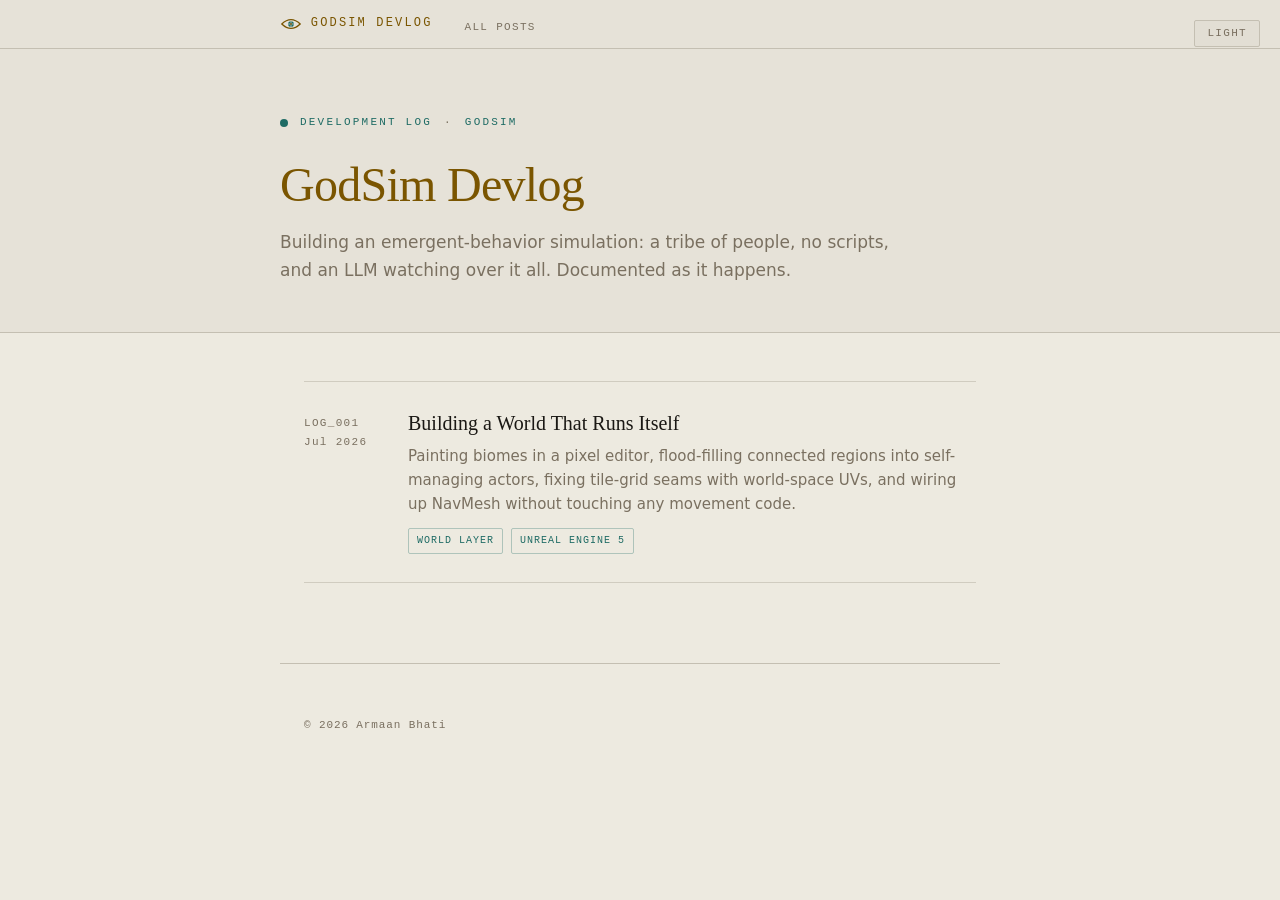
<file: index.html>
<!DOCTYPE html>
<html lang="en" data-theme="">
<head>
<meta charset="UTF-8">
<meta name="viewport" content="width=device-width, initial-scale=1.0">
<title>GodSim Devlog</title>
<link rel="stylesheet" href="style.css">
<link rel="icon" type="image/svg+xml" href="assets/images/logo-icon.svg">
<style>
body { animation: fadein 0.4s ease both; }
@keyframes fadein {
  from { opacity: 0; transform: translateY(5px); }
  to   { opacity: 1; transform: translateY(0); }
}
@media (prefers-reduced-motion: reduce) { body { animation: none; } }
</style>
</head>
<body>

<button class="theme-toggle" onclick="(function(){const r=document.documentElement;const t=r.getAttribute('data-theme');r.setAttribute('data-theme',t==='dark'?'light':t==='light'?'dark':window.matchMedia('(prefers-color-scheme:dark)').matches?'light':'dark');this.textContent=r.getAttribute('data-theme')==='dark'?'Light':'Dark'}).call(this)" aria-label="Toggle theme">Light</button>

<nav class="site-nav">
  <div class="site-nav-inner">
    <a href="index.html" class="site-nav-logo">
      <svg width="22" height="22" viewBox="0 0 100 100" aria-hidden="true">
        <path d="M8,50 Q50,10 92,50 Q50,90 8,50 Z" fill="none" stroke="var(--gold)" stroke-width="6" stroke-linejoin="round"/>
        <circle cx="50" cy="50" r="13" fill="var(--teal)"/>
        <line x1="50" y1="37" x2="50" y2="63" stroke="var(--bg-header)" stroke-width="3"/>
        <line x1="37" y1="50" x2="63" y2="50" stroke="var(--bg-header)" stroke-width="3"/>
        <circle cx="50" cy="50" r="4" fill="var(--gold)"/>
      </svg>
      GodSim Devlog
    </a>
    <ul class="site-nav-links">
      <li><a href="index.html">All Posts</a></li>
    </ul>
  </div>
</nav>

<header class="index-header">
  <div class="index-header-inner">
    <div class="log-eyebrow">
      Development Log <span>·</span> GodSim
    </div>
    <h1 class="index-title">GodSim Devlog</h1>
    <p class="index-description">Building an emergent-behavior simulation: a tribe of people, no scripts, and an LLM watching over it all. Documented as it happens.</p>
  </div>
</header>

<main class="index-body">
  <nav class="post-list" aria-label="Post listing">

    <a href="posts/devlog-01.html" class="post-list-item">
      <div class="post-list-num">LOG_001<br>Jul 2026</div>
      <div>
        <div class="post-list-title">Building a World That Runs Itself</div>
        <p class="post-list-summary">Painting biomes in a pixel editor, flood-filling connected regions into self-managing actors, fixing tile-grid seams with world-space UVs, and wiring up NavMesh without touching any movement code.</p>
        <div class="post-list-tags">
          <span class="post-tag">World Layer</span>
          <span class="post-tag">Unreal Engine 5</span>
        </div>
      </div>
    </a>

  </nav>
</main>

<footer class="post-footer">
  <p class="footer-copyright">&copy; 2026 Armaan Bhati</p>
</footer>

</body>
</html>
</file>
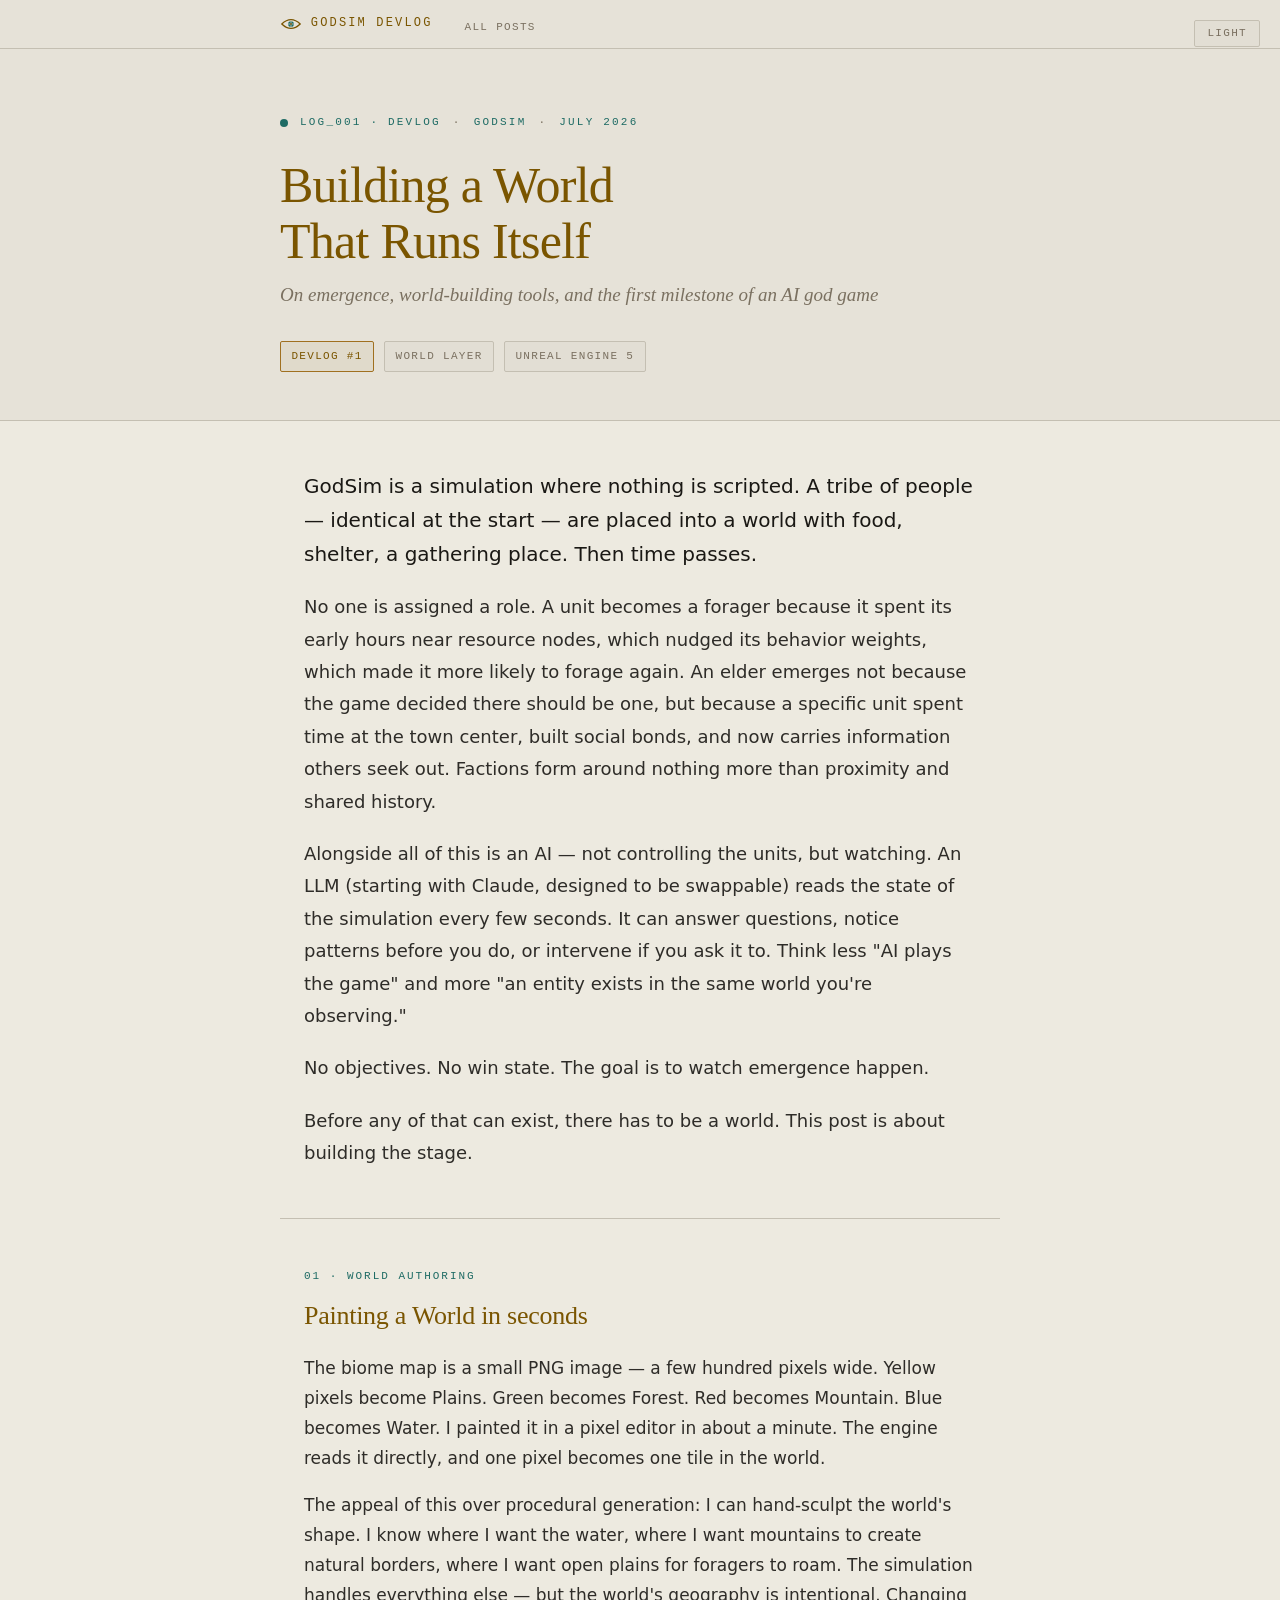
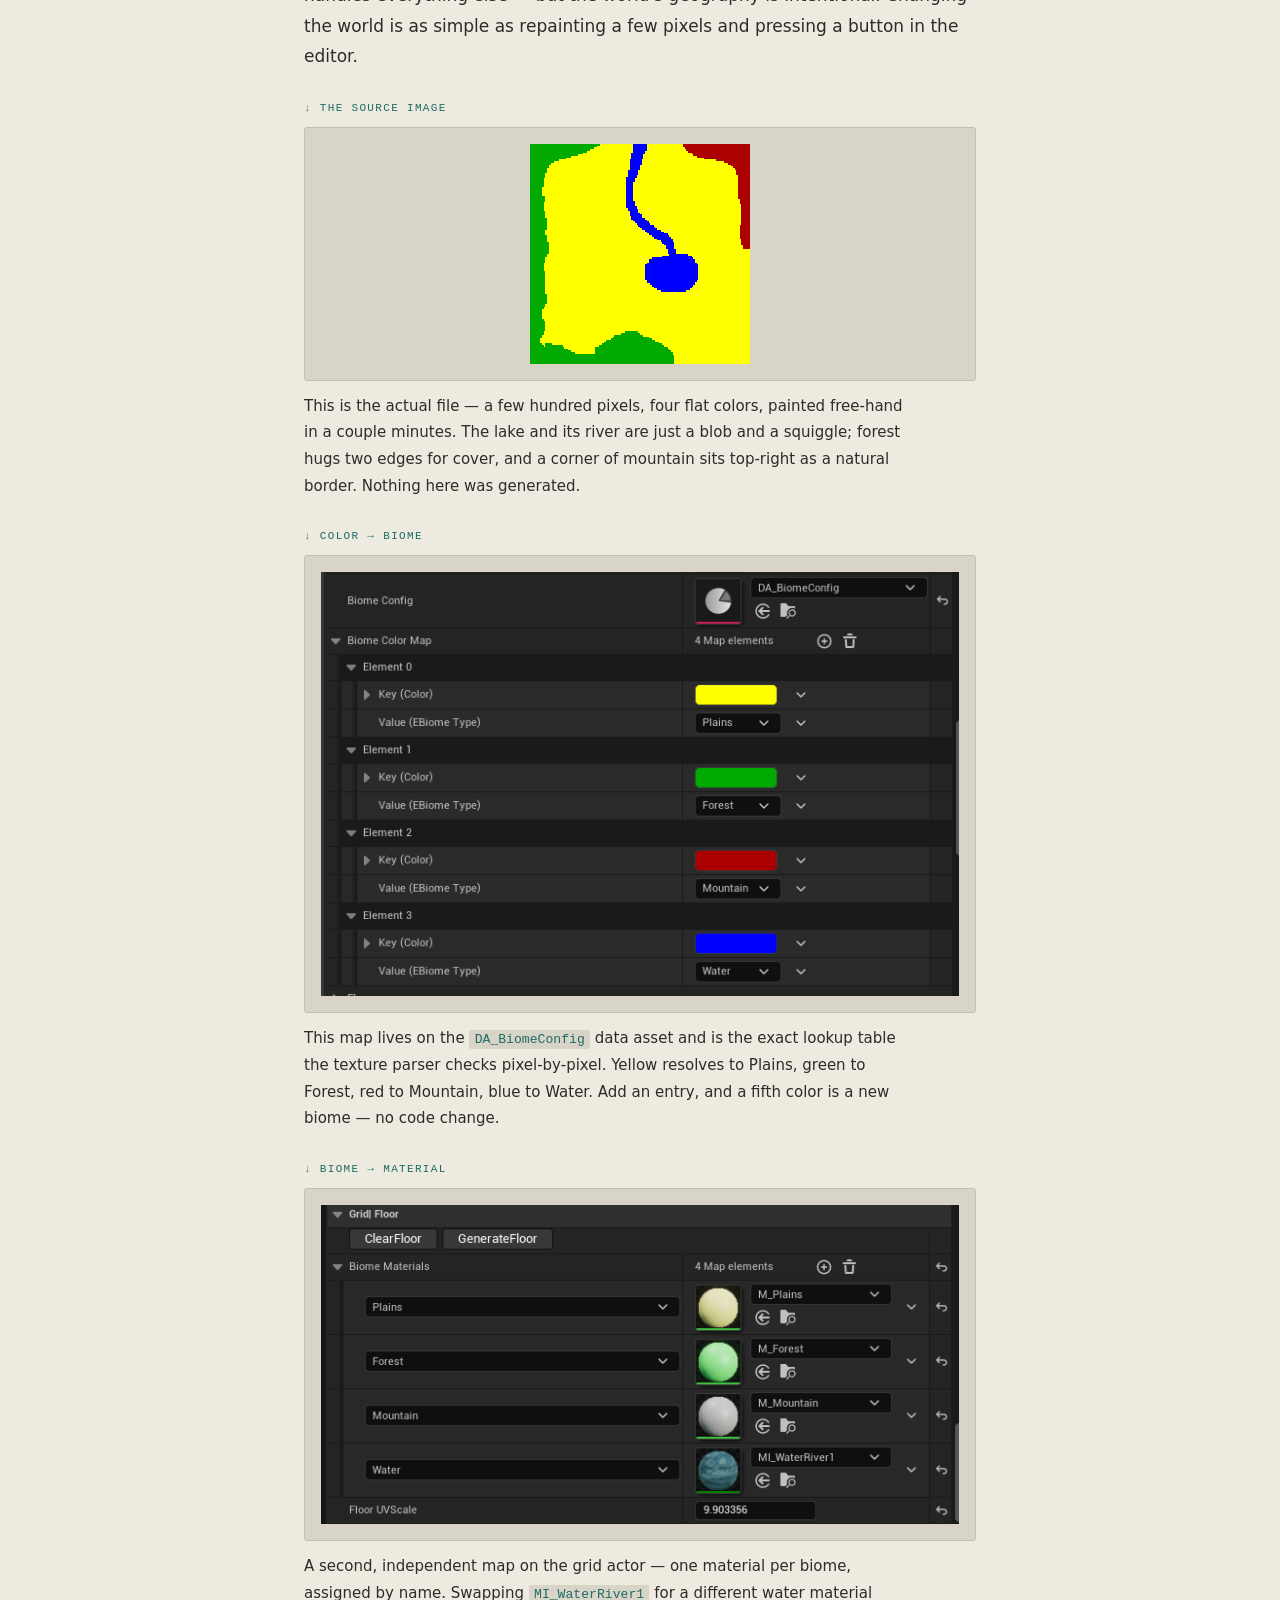
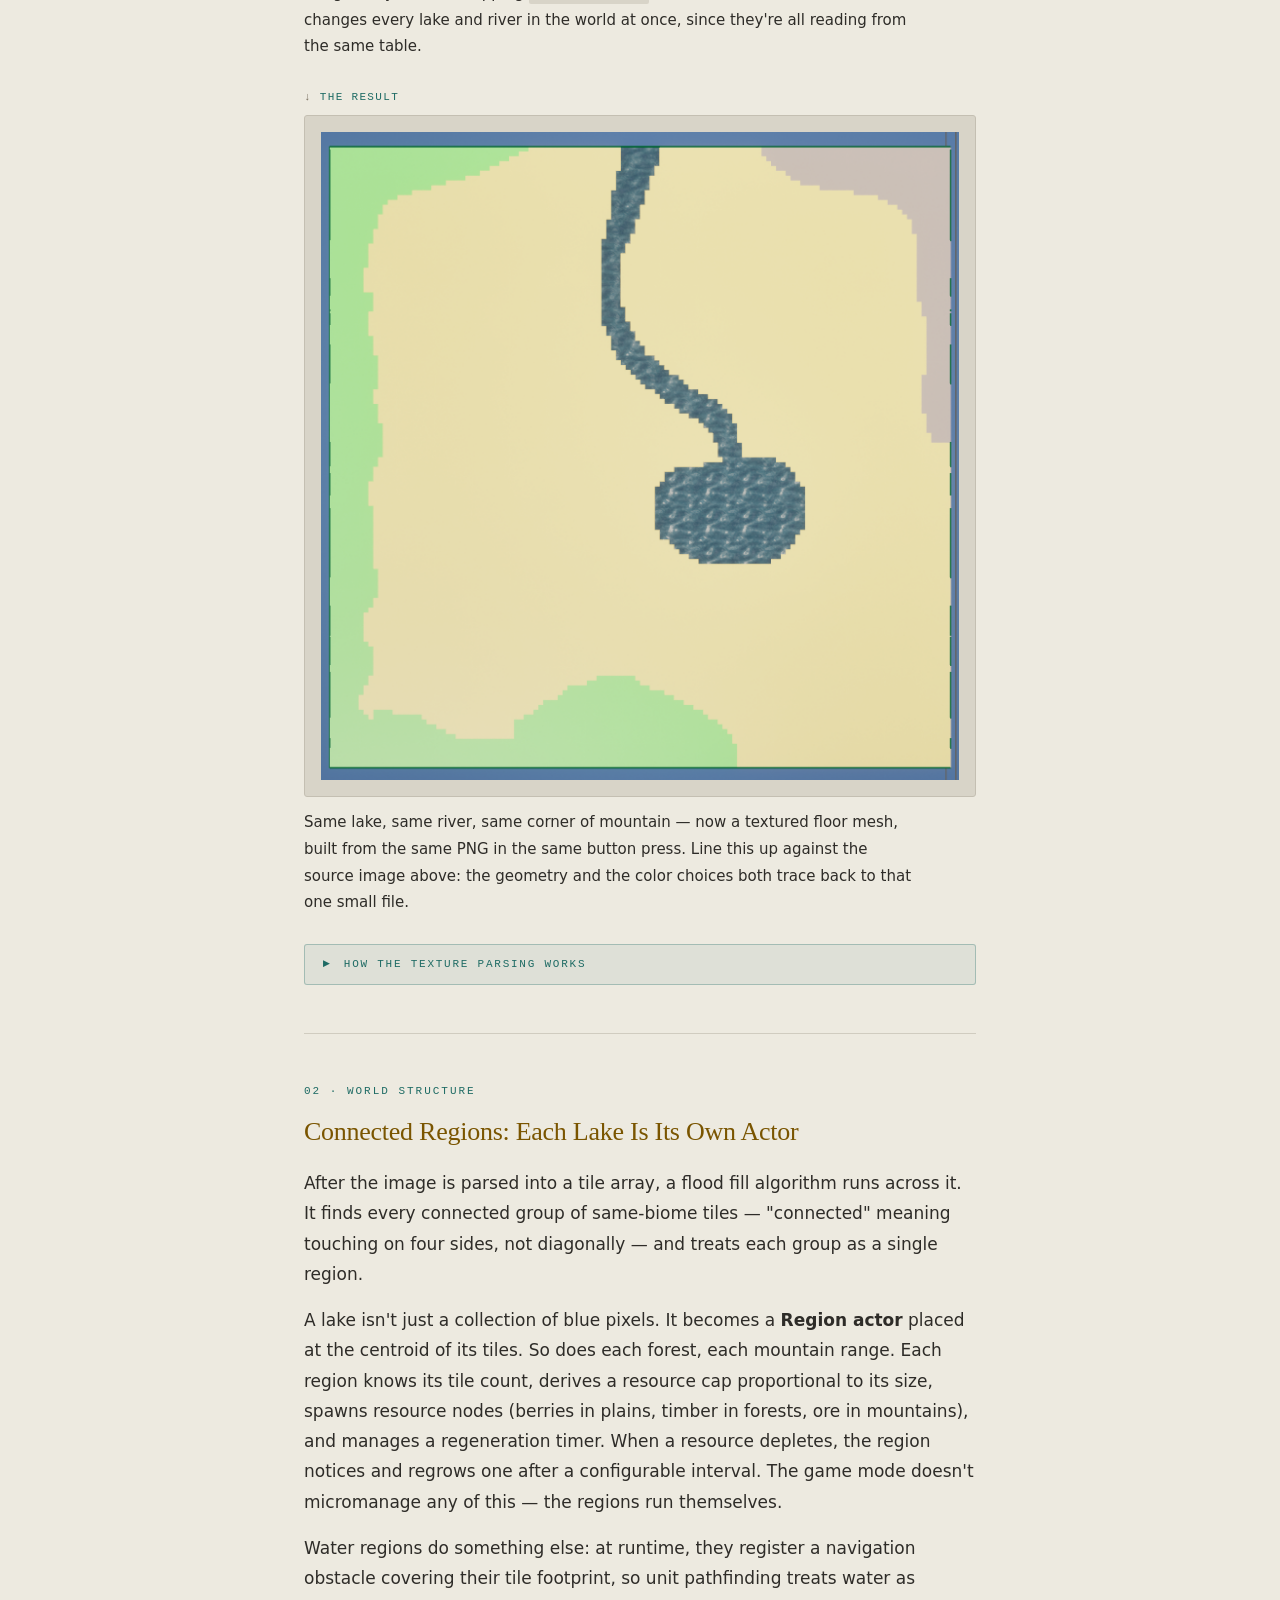
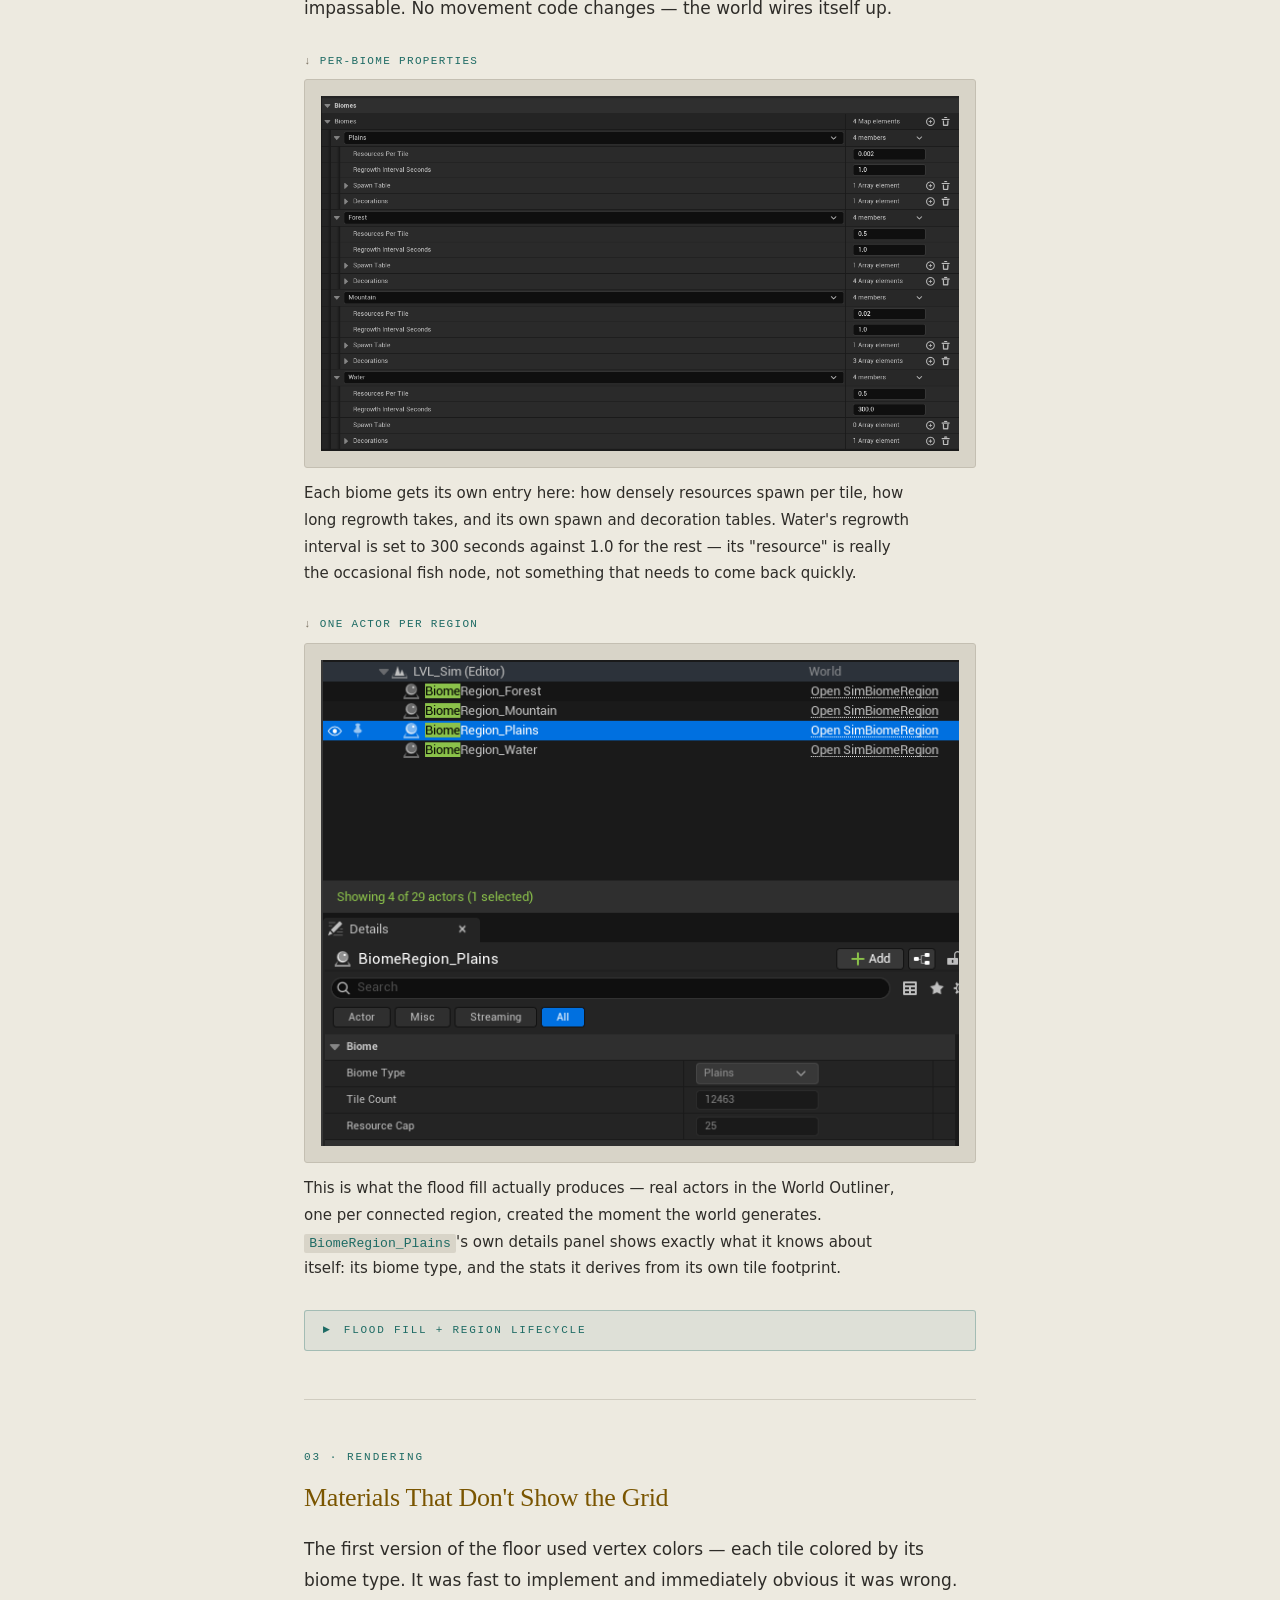
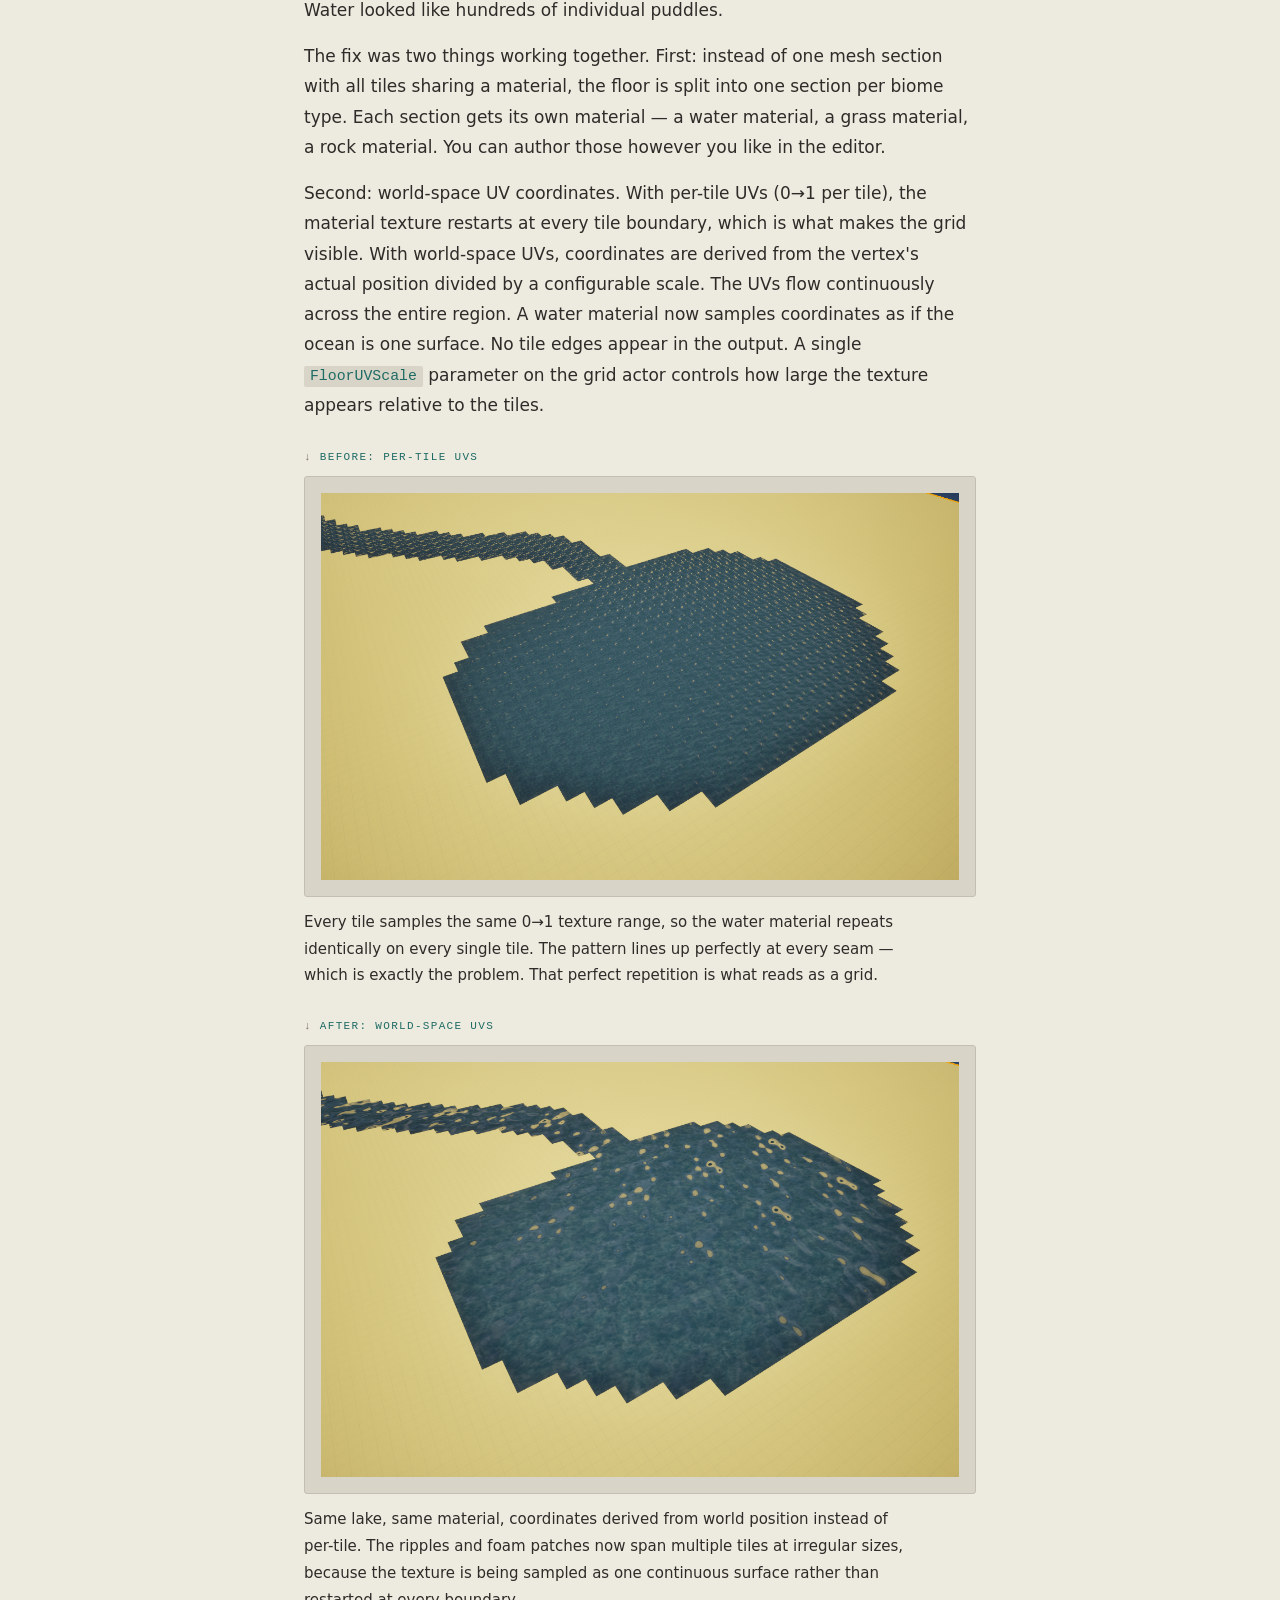
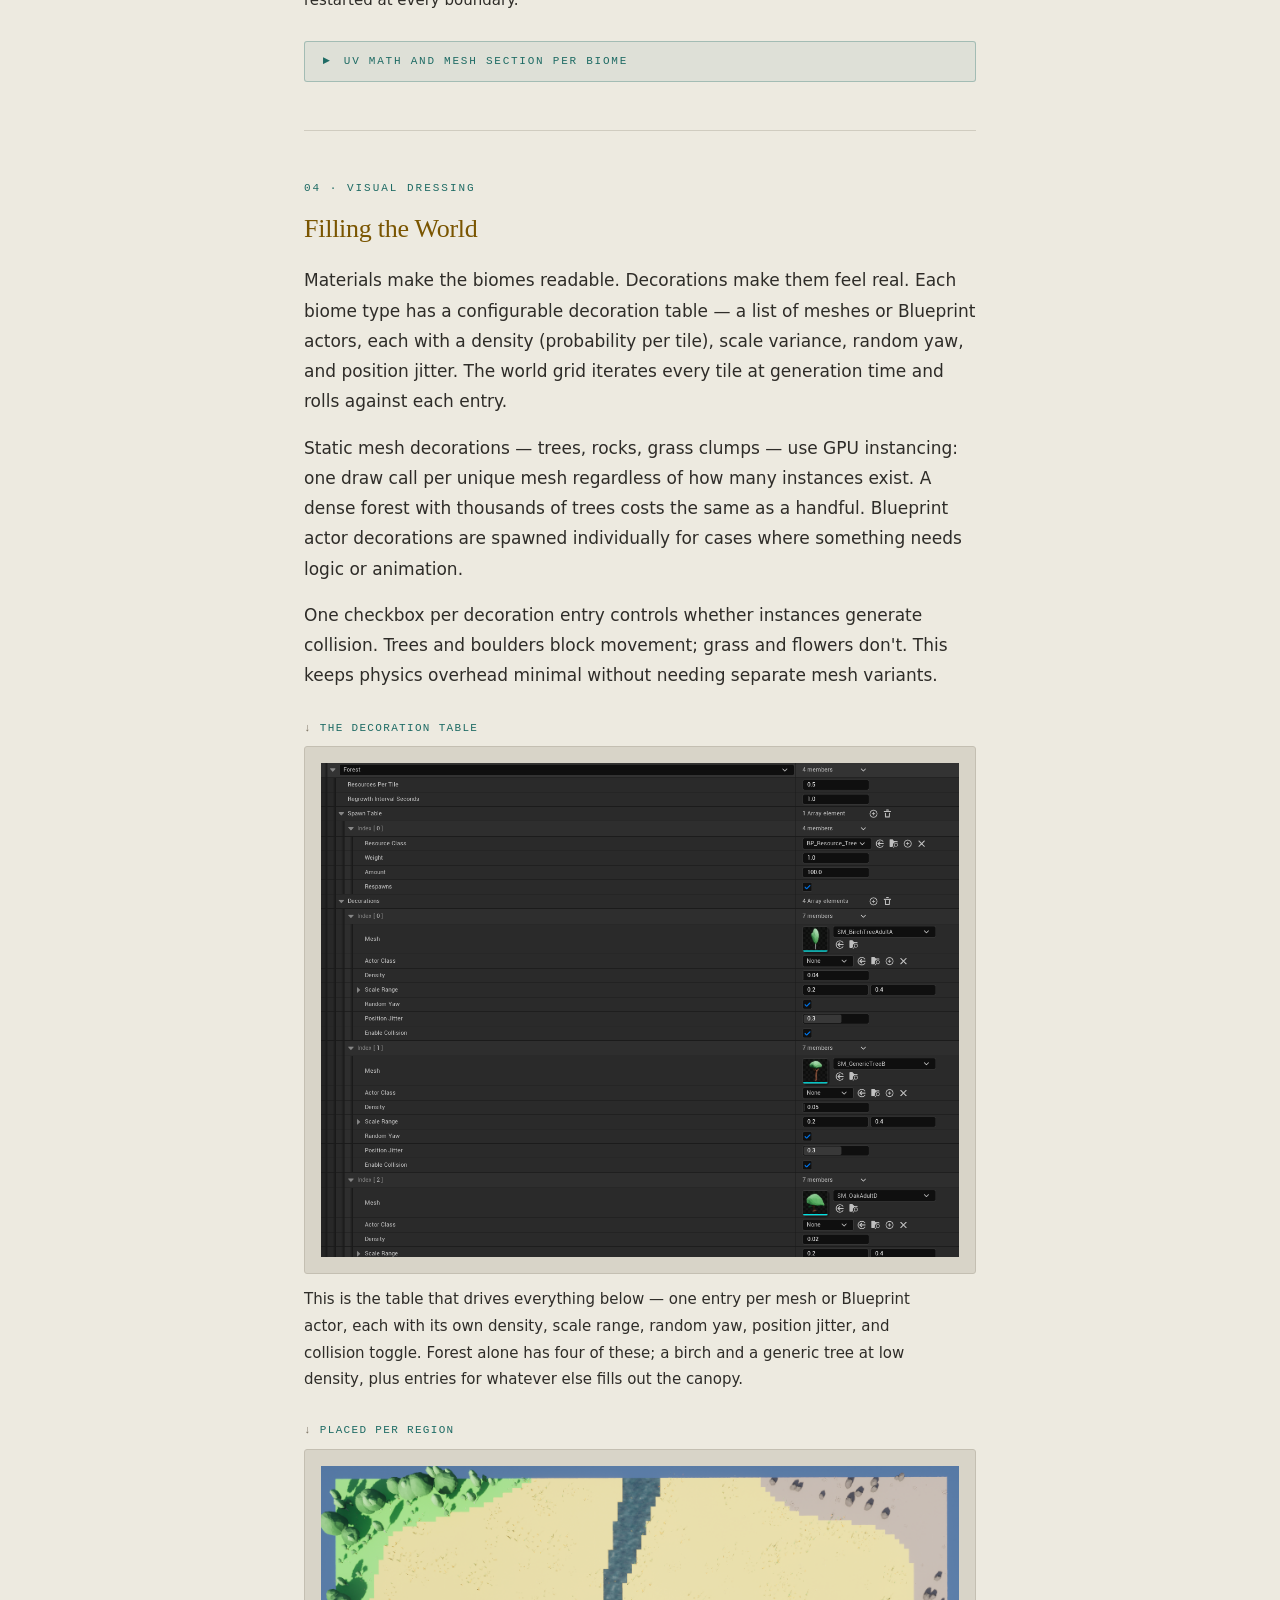
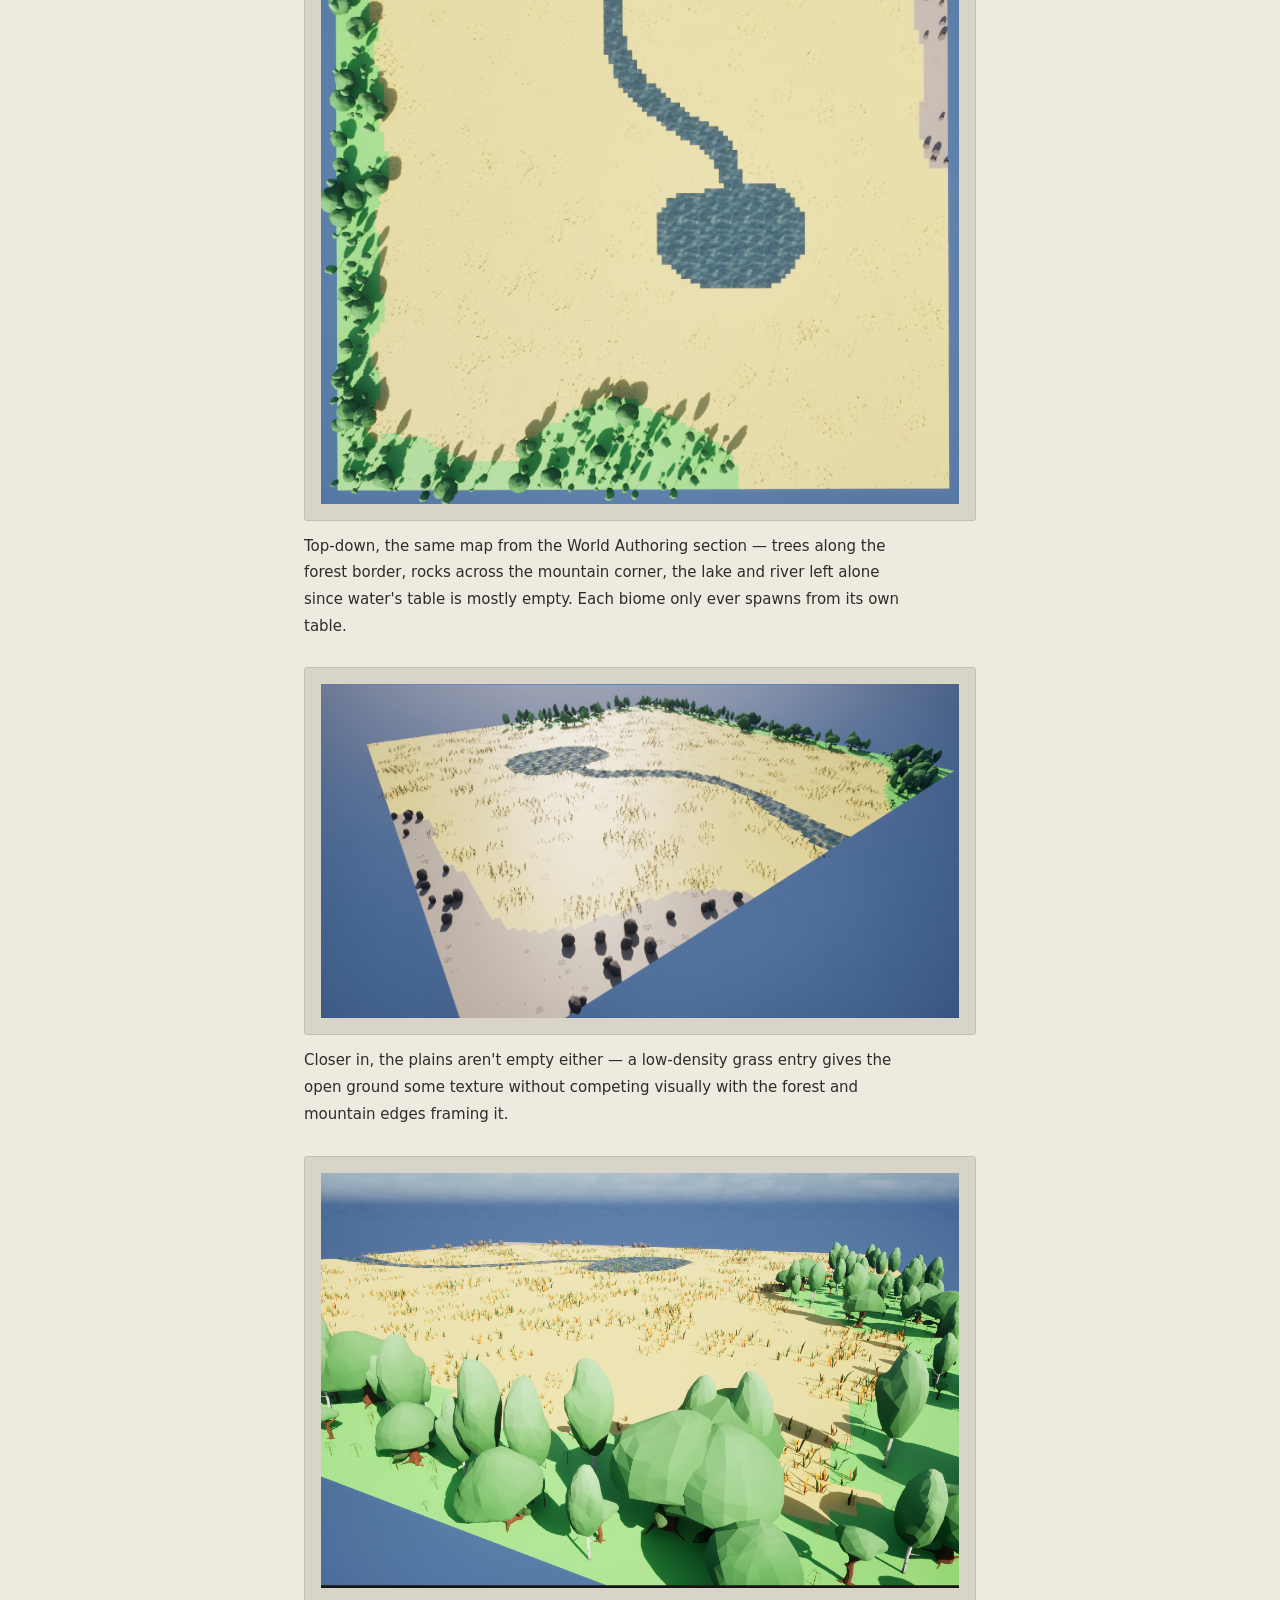
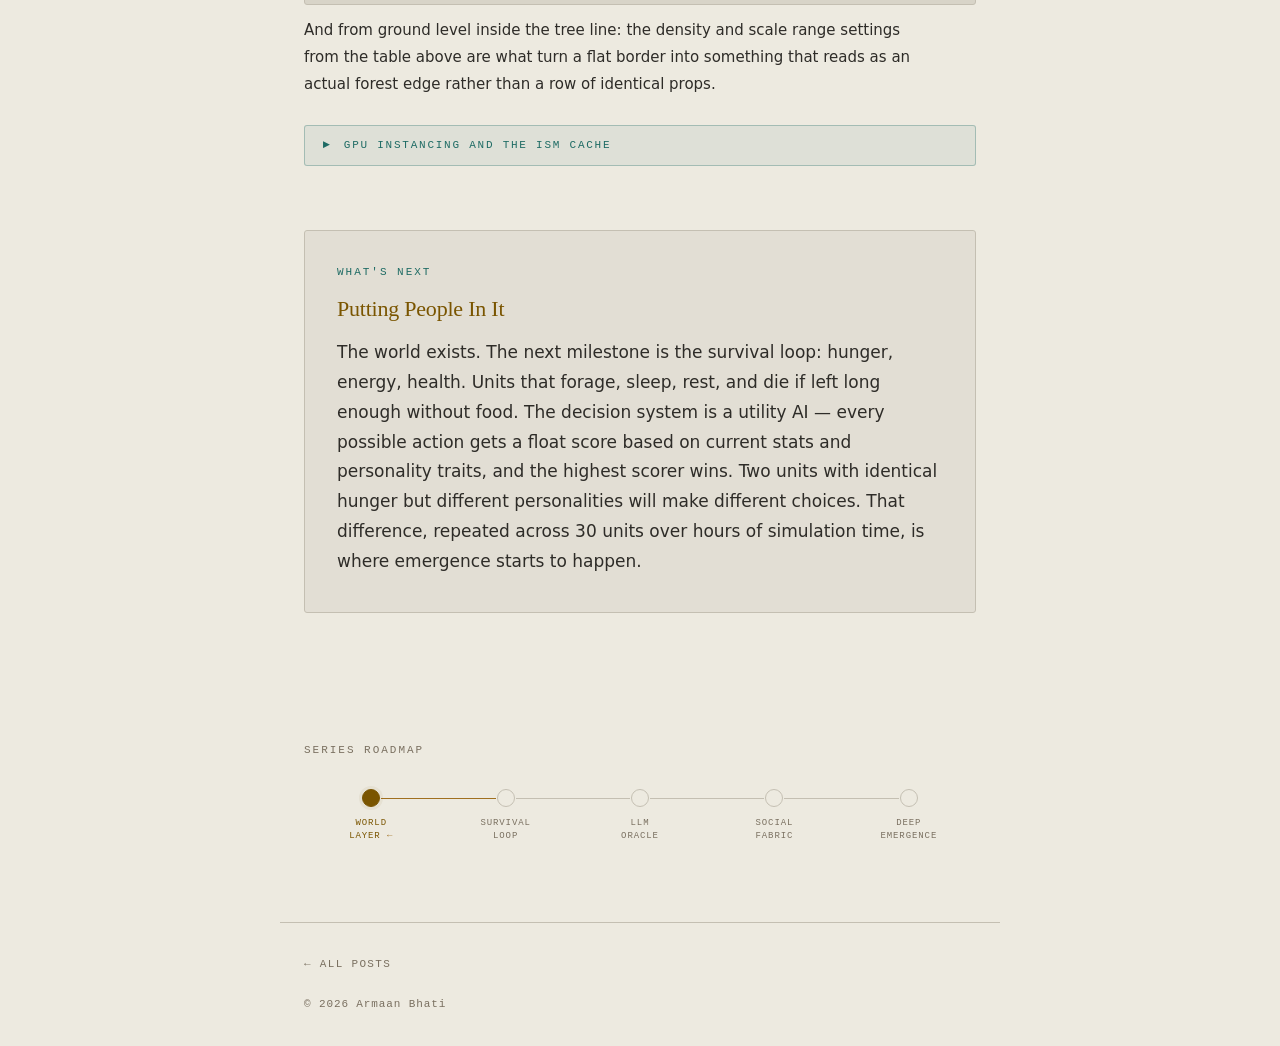
<file: posts/devlog-01.html>
<!DOCTYPE html>
<html lang="en" data-theme="">
<head>
<meta charset="UTF-8">
<meta name="viewport" content="width=device-width, initial-scale=1.0">
<title>GodSim — Devlog 01: Building a World That Runs Itself</title>
<link rel="stylesheet" href="../style.css">
<link rel="icon" type="image/svg+xml" href="../assets/images/logo-icon.svg">
<style>
body { animation: fadein 0.5s ease both; }
@keyframes fadein {
  from { opacity: 0; transform: translateY(6px); }
  to   { opacity: 1; transform: translateY(0); }
}
@media (prefers-reduced-motion: reduce) {
  body { animation: none; }
}
</style>
</head>
<body>

<button class="theme-toggle" onclick="(function(){const r=document.documentElement;const t=r.getAttribute('data-theme');r.setAttribute('data-theme',t==='dark'?'light':t==='light'?'dark':window.matchMedia('(prefers-color-scheme:dark)').matches?'light':'dark');this.textContent=r.getAttribute('data-theme')==='dark'?'Light':'Dark'}).call(this)" aria-label="Toggle theme">Light</button>

<nav class="site-nav">
  <div class="site-nav-inner">
    <a href="../index.html" class="site-nav-logo">
      <svg width="22" height="22" viewBox="0 0 100 100" aria-hidden="true">
        <path d="M8,50 Q50,10 92,50 Q50,90 8,50 Z" fill="none" stroke="var(--gold)" stroke-width="6" stroke-linejoin="round"/>
        <circle cx="50" cy="50" r="13" fill="var(--teal)"/>
        <line x1="50" y1="37" x2="50" y2="63" stroke="var(--bg-header)" stroke-width="3"/>
        <line x1="37" y1="50" x2="63" y2="50" stroke="var(--bg-header)" stroke-width="3"/>
        <circle cx="50" cy="50" r="4" fill="var(--gold)"/>
      </svg>
      GodSim Devlog
    </a>
    <ul class="site-nav-links">
      <li><a href="../index.html">All Posts</a></li>
    </ul>
  </div>
</nav>

<header class="post-header">
  <div class="post-header-inner">
    <div class="log-eyebrow">
      LOG_001 · DEVLOG <span>·</span> GodSim <span>·</span> July 2026
    </div>
    <h1 class="post-title">Building a World<br>That Runs Itself</h1>
    <p class="post-subtitle">On emergence, world-building tools, and the first milestone of an AI god game</p>
    <div class="post-meta">
      <span class="meta-pill active">Devlog #1</span>
      <span class="meta-pill">World Layer</span>
      <span class="meta-pill">Unreal Engine 5</span>
    </div>
  </div>
</header>

<div class="post-intro">
  <p class="lead">GodSim is a simulation where nothing is scripted. A tribe of people — identical at the start — are placed into a world with food, shelter, a gathering place. Then time passes.</p>

  <p>No one is assigned a role. A unit becomes a forager because it spent its early hours near resource nodes, which nudged its behavior weights, which made it more likely to forage again. An elder emerges not because the game decided there should be one, but because a specific unit spent time at the town center, built social bonds, and now carries information others seek out. Factions form around nothing more than proximity and shared history.</p>

  <p>Alongside all of this is an AI — not controlling the units, but watching. An LLM (starting with Claude, designed to be swappable) reads the state of the simulation every few seconds. It can answer questions, notice patterns before you do, or intervene if you ask it to. Think less "AI plays the game" and more "an entity exists in the same world you're observing."</p>

  <p>No objectives. No win state. The goal is to watch emergence happen.</p>

  <p>Before any of that can exist, there has to be a world. This post is about building the stage.</p>
</div>

<main class="post-body">

  <section class="post-section">
    <div class="section-eyebrow">01 · World Authoring</div>
    <h2 class="section-heading">Painting a World in seconds</h2>

    <p>The biome map is a small PNG image — a few hundred pixels wide. Yellow pixels become Plains. Green becomes Forest. Red becomes Mountain. Blue becomes Water. I painted it in a pixel editor in about a minute. The engine reads it directly, and one pixel becomes one tile in the world.</p>

    <p>The appeal of this over procedural generation: I can hand-sculpt the world's shape. I know where I want the water, where I want mountains to create natural borders, where I want open plains for foragers to roam. The simulation handles everything else — but the world's geography is intentional. Changing the world is as simple as repainting a few pixels and pressing a button in the editor.</p>

    <div class="media-block">
      <div class="media-note-title">The Source Image</div>
      <div class="media-image pixel">
        <img src="../assets/images/PixelDrawing.png" alt="The hand-painted biome map: yellow plains, a green forest border, a red mountain corner, and a blue lake with a river trailing off it">
      </div>
      <p class="media-note">This is the actual file — a few hundred pixels, four flat colors, painted free-hand in a couple minutes. The lake and its river are just a blob and a squiggle; forest hugs two edges for cover, and a corner of mountain sits top-right as a natural border. Nothing here was generated.</p>
    </div>

    <div class="media-block">
      <div class="media-note-title">Color → Biome</div>
      <div class="media-image">
        <img src="../assets/images/BiomeColorMap.png" alt="The BiomeColorMap details panel on the DA_BiomeConfig asset, mapping yellow to Plains, green to Forest, red to Mountain, and blue to Water">
      </div>
      <p class="media-note">This map lives on the <code>DA_BiomeConfig</code> data asset and is the exact lookup table the texture parser checks pixel-by-pixel. Yellow resolves to Plains, green to Forest, red to Mountain, blue to Water. Add an entry, and a fifth color is a new biome — no code change.</p>
    </div>

    <div class="media-block">
      <div class="media-note-title">Biome → Material</div>
      <div class="media-image">
        <img src="../assets/images/BiomeMaterials.png" alt="The BiomeMaterials details panel on the grid actor, assigning M_Plains, M_Forest, M_Mountain, and MI_WaterRiver1 to each biome type">
      </div>
      <p class="media-note">A second, independent map on the grid actor — one material per biome, assigned by name. Swapping <code>MI_WaterRiver1</code> for a different water material changes every lake and river in the world at once, since they're all reading from the same table.</p>
    </div>

    <div class="media-block">
      <div class="media-note-title">The Result</div>
      <div class="media-image">
        <img src="../assets/images/GeneratedFloor.png" alt="The generated floor mesh, showing the same lake, river, forest border, and mountain corner as the source pixel drawing, now rendered with real materials">
      </div>
      <p class="media-note">Same lake, same river, same corner of mountain — now a textured floor mesh, built from the same PNG in the same button press. Line this up against the source image above: the geometry and the color choices both trace back to that one small file.</p>
    </div>

    <details>
      <summary>How the texture parsing works</summary>
      <div class="details-inner">
        <p>The <code>ASimWorldGrid</code> actor holds a reference to a <code>UTexture2D</code>. The texture must use <code>CompressionSettings = TC_UserInterface2D</code> and <code>MipGenSettings = NoMipmaps</code> — this preserves exact pixel values without compression or mip blending.</p>
        <p>At generation time, the actor locks the texture's bulk data and reads each pixel as an <code>FColor</code> (BGRA). A configurable <code>TMap&lt;FColor, EBiomeType&gt;</code> maps pixel colors to biome types — this lives in the Details panel so any designer can remap colors without touching code. Alpha is normalized to 255 before the lookup so the source image's alpha channel doesn't matter.</p>
        <pre><span class="c">// Lock read-only, iterate pixels</span>
<span class="k">const</span> FColor* Pixels = <span class="k">static_cast</span>&lt;<span class="k">const</span> FColor*&gt;(Mip.BulkData.LockReadOnly());
<span class="k">for</span> (<span class="k">int32</span> y = 0; y &lt; GridHeight; ++y) {
    <span class="k">for</span> (<span class="k">int32</span> x = 0; x &lt; GridWidth; ++x) {
        FColor Pixel = Pixels[y * GridWidth + x];
        Pixel.A = 255; <span class="c">// normalize alpha</span>
        <span class="k">const</span> EBiomeType* Found = BiomeColorMap.Find(Pixel);
        Tiles[y * GridWidth + x].Biome = Found ? *Found : EBiomeType::Plains;
    }
}
Mip.BulkData.Unlock();</pre>
        <p>Grid width and height come directly from the texture's mip dimensions — so the image size defines the world size, with no separate configuration needed.</p>
      </div>
    </details>
  </section>

  <section class="post-section">
    <div class="section-eyebrow">02 · World Structure</div>
    <h2 class="section-heading">Connected Regions: Each Lake Is Its Own Actor</h2>

    <p>After the image is parsed into a tile array, a flood fill algorithm runs across it. It finds every connected group of same-biome tiles — "connected" meaning touching on four sides, not diagonally — and treats each group as a single region.</p>

    <p>A lake isn't just a collection of blue pixels. It becomes a <strong>Region actor</strong> placed at the centroid of its tiles. So does each forest, each mountain range. Each region knows its tile count, derives a resource cap proportional to its size, spawns resource nodes (berries in plains, timber in forests, ore in mountains), and manages a regeneration timer. When a resource depletes, the region notices and regrows one after a configurable interval. The game mode doesn't micromanage any of this — the regions run themselves.</p>

    <p>Water regions do something else: at runtime, they register a navigation obstacle covering their tile footprint, so unit pathfinding treats water as impassable. No movement code changes — the world wires itself up.</p>

    <div class="media-block">
      <div class="media-note-title">Per-Biome Properties</div>
      <div class="media-image">
        <img src="../assets/images/BiomeConfig.png" alt="The Biomes map on the config data asset, showing Resources Per Tile, Regrowth Interval Seconds, Spawn Table, and Decorations set independently for Plains, Forest, Mountain, and Water">
      </div>
      <p class="media-note">Each biome gets its own entry here: how densely resources spawn per tile, how long regrowth takes, and its own spawn and decoration tables. Water's regrowth interval is set to 300 seconds against 1.0 for the rest — its "resource" is really the occasional fish node, not something that needs to come back quickly.</p>
    </div>

    <div class="media-block">
      <div class="media-note-title">One Actor Per Region</div>
      <div class="media-image">
        <img src="../assets/images/GeneratedBiomeActors.png" alt="The World Outliner filtered to BiomeRegion actors, showing 4 of 29 total, with the Details panel for BiomeRegion_Plains showing Biome Type Plains, Tile Count 12463, Resource Cap 25">
      </div>
      <p class="media-note">This is what the flood fill actually produces — real actors in the World Outliner, one per connected region, created the moment the world generates. <code>BiomeRegion_Plains</code>'s own details panel shows exactly what it knows about itself: its biome type, and the stats it derives from its own tile footprint.</p>
    </div>

    <details>
      <summary>Flood fill + region lifecycle</summary>
      <div class="details-inner">
        <p>The flood fill is a standard iterative DFS using an explicit stack — no recursion to avoid stack overflows on large grids. Each tile is visited once. Connected same-biome tiles accumulate into a list, then get handed to <code>SpawnRegion()</code>.</p>
        <pre><span class="c">// Iterative DFS flood fill</span>
TArray&lt;bool&gt; Visited; Visited.SetNumZeroed(Tiles.Num());
<span class="k">for</span> (<span class="k">int32</span> StartIdx = 0; StartIdx &lt; Tiles.Num(); ++StartIdx) {
    <span class="k">if</span> (Visited[StartIdx]) <span class="k">continue</span>;
    EBiomeType BiomeType = Tiles[StartIdx].Biome;
    TArray&lt;FIntPoint&gt; RegionTiles;
    TArray&lt;<span class="k">int32</span>&gt; Stack; Stack.Add(StartIdx);
    Visited[StartIdx] = true;
    <span class="k">while</span> (Stack.Num() &gt; 0) {
        <span class="k">const</span> FIntPoint Tile = IndexToTile(Stack.Pop());
        RegionTiles.Add(Tile);
        <span class="c">// check 4 neighbors, push unvisited same-biome tiles</span>
    }
    SpawnRegion(BiomeType, RegionTiles);
}</pre>
        <p>Each <code>ASimBiomeRegion</code> receives its tile list and resource cap (= <code>TileCount × ResourcesPerTile</code>, configurable per biome in a data asset). Water regions set up a hidden <code>UBoxComponent</code> sized to their tile footprint with a <code>UNavModifierComponent</code> set to <code>NavArea_Null</code>. This is why water blocking works without any special code in the movement system: the NavMesh simply has no traversable surface over water tiles.</p>
      </div>
    </details>
  </section>

  <section class="post-section">
    <div class="section-eyebrow">03 · Rendering</div>
    <h2 class="section-heading">Materials That Don't Show the Grid</h2>

    <p>The first version of the floor used vertex colors — each tile colored by its biome type. It was fast to implement and immediately obvious it was wrong. Water looked like hundreds of individual puddles.</p>

    <p>The fix was two things working together. First: instead of one mesh section with all tiles sharing a material, the floor is split into one section per biome type. Each section gets its own material — a water material, a grass material, a rock material. You can author those however you like in the editor.</p>

    <p>Second: world-space UV coordinates. With per-tile UVs (0→1 per tile), the material texture restarts at every tile boundary, which is what makes the grid visible. With world-space UVs, coordinates are derived from the vertex's actual position divided by a configurable scale. The UVs flow continuously across the entire region. A water material now samples coordinates as if the ocean is one surface. No tile edges appear in the output. A single <code>FloorUVScale</code> parameter on the grid actor controls how large the texture appears relative to the tiles.</p>

    <div class="media-block">
      <div class="media-note-title">Before: Per-Tile UVs</div>
      <div class="media-image">
        <img src="../assets/images/BeforeTiles.png" alt="The lake and river with per-tile UVs, showing the water texture repeating identically on every tile in a visible grid pattern">
      </div>
      <p class="media-note">Every tile samples the same 0→1 texture range, so the water material repeats identically on every single tile. The pattern lines up perfectly at every seam — which is exactly the problem. That perfect repetition is what reads as a grid.</p>
    </div>

    <div class="media-block">
      <div class="media-note-title">After: World-Space UVs</div>
      <div class="media-image">
        <img src="../assets/images/AfterTiles.png" alt="The same lake and river with world-space UVs, showing the water texture flowing continuously across tiles with no repeating pattern or visible seams">
      </div>
      <p class="media-note">Same lake, same material, coordinates derived from world position instead of per-tile. The ripples and foam patches now span multiple tiles at irregular sizes, because the texture is being sampled as one continuous surface rather than restarted at every boundary.</p>
    </div>

    <details>
      <summary>UV math and mesh section per biome</summary>
      <div class="details-inner">
        <p>During <code>GenerateFloor()</code>, tiles are grouped by biome type into a <code>TMap&lt;EBiomeType, TArray&lt;int32&gt;&gt;</code>. Each group becomes one <code>CreateMeshSection</code> call on the <code>UProceduralMeshComponent</code>, and each section gets its material assigned via <code>SetMaterial(SectionIndex, BiomeMaterials[Biome])</code>.</p>
        <p>The UV for each vertex corner is just the vertex's local-space X/Y position divided by a scale divisor:</p>
        <pre><span class="k">const float</span> UVDivisor = TileSize * FloorUVScale; <span class="c">// e.g. 1500 × 4.0 = 6000</span>

<span class="c">// For tile at grid position (x, y):</span>
<span class="k">const float</span> L = x * TileSize;
<span class="k">const float</span> R = (x + 1) * TileSize;
<span class="k">const float</span> B = y * TileSize;
<span class="k">const float</span> T = (y + 1) * TileSize;

UVs.Add(FVector2D(L / UVDivisor, B / UVDivisor));
UVs.Add(FVector2D(R / UVDivisor, B / UVDivisor));
UVs.Add(FVector2D(R / UVDivisor, T / UVDivisor));
UVs.Add(FVector2D(L / UVDivisor, T / UVDivisor));</pre>
        <p>Because adjacent tiles share the same formula, the UV at the right edge of tile N equals the UV at the left edge of tile N+1. No discontinuity, no seam.</p>
        <p>One note on NavMesh: <code>UProceduralMeshComponent</code> only creates complex (per-triangle) collision, which NavMesh recast ignores — it only queries simple collision shapes. The floor includes a hidden <code>UBoxComponent</code> spanning the full grid to give the NavMesh something to project onto.</p>
      </div>
    </details>
  </section>

  <section class="post-section">
    <div class="section-eyebrow">04 · Visual Dressing</div>
    <h2 class="section-heading">Filling the World</h2>

    <p>Materials make the biomes readable. Decorations make them feel real. Each biome type has a configurable decoration table — a list of meshes or Blueprint actors, each with a density (probability per tile), scale variance, random yaw, and position jitter. The world grid iterates every tile at generation time and rolls against each entry.</p>

    <p>Static mesh decorations — trees, rocks, grass clumps — use GPU instancing: one draw call per unique mesh regardless of how many instances exist. A dense forest with thousands of trees costs the same as a handful. Blueprint actor decorations are spawned individually for cases where something needs logic or animation.</p>

    <p>One checkbox per decoration entry controls whether instances generate collision. Trees and boulders block movement; grass and flowers don't. This keeps physics overhead minimal without needing separate mesh variants.</p>

    <div class="media-block">
      <div class="media-note-title">The Decoration Table</div>
      <div class="media-image">
        <img src="../assets/images/BiomeConfigResourceDecorationtable.png" alt="The Forest biome's decoration table, listing mesh entries like SM_BirchTreeAdultA and SM_GenericTreeB, each with its own Density, Scale Range, Random Yaw, Position Jitter, and Enable Collision settings">
      </div>
      <p class="media-note">This is the table that drives everything below — one entry per mesh or Blueprint actor, each with its own density, scale range, random yaw, position jitter, and collision toggle. Forest alone has four of these; a birch and a generic tree at low density, plus entries for whatever else fills out the canopy.</p>
    </div>

    <div class="media-block">
      <div class="media-note-title">Placed Per Region</div>
      <div class="media-image">
        <img src="../assets/images/SpawnedAssets_1.png" alt="Top-down view of the generated world with trees lining the forest edges, rocks scattered across the mountain corner, and the lake and river left bare">
      </div>
      <p class="media-note">Top-down, the same map from the World Authoring section — trees along the forest border, rocks across the mountain corner, the lake and river left alone since water's table is mostly empty. Each biome only ever spawns from its own table.</p>
    </div>

    <div class="media-block">
      <div class="media-image">
        <img src="../assets/images/SpawnedAssets_2.png" alt="Angled view of the plains showing scattered grass clumps at low density, with a tree line along one edge and boulders along another">
      </div>
      <p class="media-note">Closer in, the plains aren't empty either — a low-density grass entry gives the open ground some texture without competing visually with the forest and mountain edges framing it.</p>
    </div>

    <div class="media-block">
      <div class="media-image">
        <img src="../assets/images/SpawnedAssets_3.png" alt="Ground-level view inside the forest, showing dense tree cover along the border with the lake and grass visible through the gaps">
      </div>
      <p class="media-note">And from ground level inside the tree line: the density and scale range settings from the table above are what turn a flat border into something that reads as an actual forest edge rather than a row of identical props.</p>
    </div>

    <details>
      <summary>GPU instancing and the ISM cache</summary>
      <div class="details-inner">
        <p>Each unique static mesh asset gets exactly one <code>UInstancedStaticMeshComponent</code> (ISM), created on demand and stored as a component on the grid actor — not as a separate world actor. This keeps the World Outliner clean.</p>
        <p>The cache is keyed on <code>(UStaticMesh*, bool bCollision)</code> — two separate maps, one for collision-enabled instances and one without. The same mesh can appear in multiple biome tables with different collision settings and still get separate ISM components:</p>
        <pre><span class="c">// Two caches: one per collision setting</span>
TMap&lt;UStaticMesh*, UInstancedStaticMeshComponent*&gt; ISMCacheNoCollision;
TMap&lt;UStaticMesh*, UInstancedStaticMeshComponent*&gt; ISMCacheCollision;

<span class="k">auto</span> GetOrCreateISM = [&amp;](UStaticMesh* Mesh, bool bCollision) {
    <span class="k">auto</span>&amp; Cache = bCollision ? ISMCacheCollision : ISMCacheNoCollision;
    <span class="k">auto</span>&amp; ISM = Cache.FindOrAdd(Mesh);
    <span class="k">if</span> (!ISM) {
        ISM = NewObject&lt;UInstancedStaticMeshComponent&gt;(this);
        ISM-&gt;SetStaticMesh(Mesh);
        ISM-&gt;SetCollisionEnabled(bCollision
            ? ECollisionEnabled::QueryAndPhysics
            : ECollisionEnabled::NoCollision);
        ISM-&gt;RegisterComponent();
        ISM-&gt;AttachToComponent(RootComponent, ...);
        DecorationISMs.Add(ISM);
    }
    <span class="k">return</span> ISM;
};</pre>
        <p>Blueprint actor decorations are spawned via <code>SpawnActor</code> and tracked in a separate <code>DecorationActors</code> array. Both are destroyed by <code>ClearDecorations()</code>, which is always called before <code>ClearGenerated()</code>.</p>
      </div>
    </details>
  </section>

  <div class="whats-next">
    <div class="section-eyebrow">What's Next</div>
    <h2 class="section-heading">Putting People In It</h2>
    <p>The world exists. The next milestone is the survival loop: hunger, energy, health. Units that forage, sleep, rest, and die if left long enough without food. The decision system is a utility AI — every possible action gets a float score based on current stats and personality traits, and the highest scorer wins. Two units with identical hunger but different personalities will make different choices. That difference, repeated across 30 units over hours of simulation time, is where emergence starts to happen.</p>
  </div>

</main>

<div class="milestone-section">
  <div class="milestone-label">Series roadmap</div>
  <div class="milestone-track">
    <div class="milestone-step done current">
      <div class="milestone-dot"></div>
      <div class="milestone-name">World<br>Layer</div>
    </div>
    <div class="milestone-step">
      <div class="milestone-dot"></div>
      <div class="milestone-name">Survival<br>Loop</div>
    </div>
    <div class="milestone-step">
      <div class="milestone-dot"></div>
      <div class="milestone-name">LLM<br>Oracle</div>
    </div>
    <div class="milestone-step">
      <div class="milestone-dot"></div>
      <div class="milestone-name">Social<br>Fabric</div>
    </div>
    <div class="milestone-step">
      <div class="milestone-dot"></div>
      <div class="milestone-name">Deep<br>Emergence</div>
    </div>
  </div>
</div>

<footer class="post-footer">
  <div class="footer-links">
    <a href="../index.html" class="footer-link">← All posts</a>
  </div>
  <p class="footer-copyright">&copy; 2026 Armaan Bhati</p>
</footer>

</body>
</html>
</file>
<file: style.css>
/* ── Tokens ──────────────────────────────────────────────────────────── */

:root {
  --bg:          #0d0f17;
  --bg-header:   #0a0c13;
  --surface:     #171a25;
  --surface-2:   #1d2130;
  --border:      #252a3a;
  --border-dim:  #1c2030;
  --text:        #b0b9ce;
  --text-dim:    #5a6280;
  --text-head:   #cdd4e8;
  --gold:        #c4a24a;
  --gold-dim:    #8a6c28;
  --gold-bg:     rgba(196, 162, 74, 0.07);
  --teal:        #45a098;
  --teal-dim:    #2a6b64;
  --teal-bg:     rgba(69, 160, 152, 0.08);
  --teal-border: rgba(69, 160, 152, 0.25);
  --code-bg:     #090b11;
  --ph-bg:       #0f1220;
  --ph-line:     rgba(37, 42, 58, 0.9);
  --grid-sz:     28px;
}

@media (prefers-color-scheme: light) {
  :root {
    --bg:          #edeae0;
    --bg-header:   #e6e2d8;
    --surface:     #e2ded4;
    --surface-2:   #d8d4c8;
    --border:      #c4bfb2;
    --border-dim:  #d0ccc0;
    --text:        #2e2c28;
    --text-dim:    #7a7060;
    --text-head:   #1a1814;
    --gold:        #7a5500;
    --gold-dim:    #a07020;
    --gold-bg:     rgba(122, 85, 0, 0.06);
    --teal:        #1e6b64;
    --teal-dim:    #2a8a80;
    --teal-bg:     rgba(30, 107, 100, 0.07);
    --teal-border: rgba(30, 107, 100, 0.3);
    --code-bg:     #dcd8cc;
    --ph-bg:       #d8d4c8;
    --ph-line:     rgba(180, 175, 165, 0.8);
  }
}

:root[data-theme="dark"] {
  --bg:          #0d0f17;
  --bg-header:   #0a0c13;
  --surface:     #171a25;
  --surface-2:   #1d2130;
  --border:      #252a3a;
  --border-dim:  #1c2030;
  --text:        #b0b9ce;
  --text-dim:    #5a6280;
  --text-head:   #cdd4e8;
  --gold:        #c4a24a;
  --gold-dim:    #8a6c28;
  --gold-bg:     rgba(196, 162, 74, 0.07);
  --teal:        #45a098;
  --teal-dim:    #2a6b64;
  --teal-bg:     rgba(69, 160, 152, 0.08);
  --teal-border: rgba(69, 160, 152, 0.25);
  --code-bg:     #090b11;
  --ph-bg:       #0f1220;
  --ph-line:     rgba(37, 42, 58, 0.9);
}

:root[data-theme="light"] {
  --bg:          #edeae0;
  --bg-header:   #e6e2d8;
  --surface:     #e2ded4;
  --surface-2:   #d8d4c8;
  --border:      #c4bfb2;
  --border-dim:  #d0ccc0;
  --text:        #2e2c28;
  --text-dim:    #7a7060;
  --text-head:   #1a1814;
  --gold:        #7a5500;
  --gold-dim:    #a07020;
  --gold-bg:     rgba(122, 85, 0, 0.06);
  --teal:        #1e6b64;
  --teal-dim:    #2a8a80;
  --teal-bg:     rgba(30, 107, 100, 0.07);
  --teal-border: rgba(30, 107, 100, 0.3);
  --code-bg:     #dcd8cc;
  --ph-bg:       #d8d4c8;
  --ph-line:     rgba(180, 175, 165, 0.8);
}

/* ── Reset ───────────────────────────────────────────────────────────── */

*, *::before, *::after { box-sizing: border-box; margin: 0; padding: 0; }

html {
  font-size: 16px;
  -webkit-text-size-adjust: 100%;
  scroll-behavior: smooth;
}

body {
  background: var(--bg);
  color: var(--text);
  font-family: system-ui, -apple-system, 'Segoe UI', Helvetica, Arial, sans-serif;
  font-size: 1.0625rem;
  line-height: 1.78;
}

@media (prefers-reduced-motion: reduce) {
  * { animation: none !important; transition: none !important; }
}

/* ── Theme toggle ────────────────────────────────────────────────────── */

.theme-toggle {
  position: fixed;
  top: 1.25rem;
  right: 1.25rem;
  background: var(--surface);
  border: 1px solid var(--border);
  color: var(--text-dim);
  font-family: 'Courier New', Courier, monospace;
  font-size: 0.6875rem;
  letter-spacing: 0.12em;
  text-transform: uppercase;
  padding: 0.4rem 0.75rem;
  cursor: pointer;
  border-radius: 2px;
  z-index: 100;
}
.theme-toggle:hover { color: var(--teal); border-color: var(--teal-dim); }
.theme-toggle:focus-visible { outline: 2px solid var(--teal); outline-offset: 2px; }

/* ── Site nav ────────────────────────────────────────────────────────── */

.site-nav {
  border-bottom: 1px solid var(--border);
  background: var(--bg-header);
  padding: 0 1.5rem;
}

.site-nav-inner {
  max-width: 720px;
  margin: 0 auto;
  display: flex;
  align-items: center;
  gap: 2rem;
  height: 3rem;
}

.site-nav-logo {
  display: flex;
  align-items: center;
  gap: 0.55rem;
  font-family: 'Courier New', Courier, monospace;
  font-size: 0.75rem;
  letter-spacing: 0.18em;
  text-transform: uppercase;
  color: var(--gold);
  text-decoration: none;
  flex-shrink: 0;
}

.site-nav-logo svg { display: block; flex-shrink: 0; }
.site-nav-logo:hover { color: var(--gold-dim); }
.site-nav-logo:hover svg path { stroke: var(--gold-dim); }

.site-nav-links {
  display: flex;
  gap: 1.5rem;
  list-style: none;
}

.site-nav-links a {
  font-family: 'Courier New', Courier, monospace;
  font-size: 0.6875rem;
  letter-spacing: 0.12em;
  text-transform: uppercase;
  color: var(--text-dim);
  text-decoration: none;
}

.site-nav-links a:hover { color: var(--teal); }

/* ── Shared typography ───────────────────────────────────────────────── */

.log-eyebrow {
  font-family: 'Courier New', Courier, monospace;
  font-size: 0.6875rem;
  letter-spacing: 0.2em;
  text-transform: uppercase;
  color: var(--teal);
  display: flex;
  align-items: center;
  gap: 0.75rem;
  margin-bottom: 1.5rem;
}

.log-eyebrow::before {
  content: '';
  display: inline-block;
  width: 0.5rem;
  height: 0.5rem;
  background: var(--teal);
  border-radius: 50%;
  flex-shrink: 0;
}

.log-eyebrow span { color: var(--text-dim); }

/* ── Post header ─────────────────────────────────────────────────────── */

.post-header {
  background: var(--bg-header);
  border-bottom: 1px solid var(--border);
  padding: 4rem 1.5rem 3rem;
}

.post-header-inner { max-width: 720px; margin: 0 auto; }

.post-title {
  font-family: Georgia, Cambria, 'Times New Roman', serif;
  font-size: clamp(1.875rem, 5vw, 3.125rem);
  font-weight: normal;
  line-height: 1.12;
  letter-spacing: -0.015em;
  color: var(--gold);
  text-wrap: balance;
  margin-bottom: 2rem;
}

.post-subtitle {
  font-family: Georgia, Cambria, 'Times New Roman', serif;
  font-size: 1.1875rem;
  font-style: italic;
  color: var(--text-dim);
  font-weight: normal;
  line-height: 1.5;
  text-wrap: balance;
  margin-top: -1.25rem;
  margin-bottom: 2rem;
}

.post-meta {
  display: flex;
  align-items: center;
  gap: 0.625rem;
  flex-wrap: wrap;
}

.meta-pill {
  font-family: 'Courier New', Courier, monospace;
  font-size: 0.6875rem;
  letter-spacing: 0.12em;
  text-transform: uppercase;
  color: var(--text-dim);
  background: var(--surface);
  border: 1px solid var(--border);
  padding: 0.3rem 0.65rem;
  border-radius: 2px;
}

.meta-pill.active {
  color: var(--gold);
  border-color: var(--gold-dim);
  background: var(--gold-bg);
}

/* ── Post intro ──────────────────────────────────────────────────────── */

.post-intro {
  max-width: 720px;
  margin: 0 auto;
  padding: 3rem 1.5rem;
  border-bottom: 1px solid var(--border);
}

.post-intro p {
  font-size: 1.125rem;
  line-height: 1.8;
  color: var(--text);
  max-width: 64ch;
}

.post-intro p + p { margin-top: 1.25rem; }
.post-intro .lead { font-size: 1.25rem; line-height: 1.7; color: var(--text-head); }

/* ── Post body ───────────────────────────────────────────────────────── */

.post-body {
  max-width: 720px;
  margin: 0 auto;
  padding: 0 1.5rem 4rem;
}

.post-section {
  padding-top: 3rem;
  border-top: 1px solid var(--border-dim);
  margin-top: 3rem;
}

.post-section:first-child { border-top: none; margin-top: 0; }

.section-eyebrow {
  font-family: 'Courier New', Courier, monospace;
  font-size: 0.6875rem;
  letter-spacing: 0.18em;
  text-transform: uppercase;
  color: var(--teal);
  margin-bottom: 0.875rem;
}

.section-heading {
  font-family: Georgia, Cambria, 'Times New Roman', serif;
  font-size: 1.625rem;
  font-weight: normal;
  color: var(--gold);
  letter-spacing: -0.01em;
  line-height: 1.25;
  text-wrap: balance;
  margin-bottom: 1.25rem;
}

.post-section p { color: var(--text); max-width: 64ch; line-height: 1.78; }
.post-section p + p { margin-top: 1rem; }

code {
  font-family: 'Courier New', Courier, monospace;
  font-size: 0.875em;
  background: var(--surface-2);
  color: var(--teal);
  padding: 0.15em 0.4em;
  border-radius: 2px;
}

/* ── Media placeholders ──────────────────────────────────────────────── */

.media-block { margin: 1.75rem 0; }

.media-placeholder {
  position: relative;
  width: 100%;
  min-height: 220px;
  background-color: var(--ph-bg);
  background-image:
    linear-gradient(var(--ph-line) 1px, transparent 1px),
    linear-gradient(90deg, var(--ph-line) 1px, transparent 1px);
  background-size: var(--grid-sz) var(--grid-sz);
  border: 1px dashed var(--border);
  border-radius: 3px;
  display: flex;
  flex-direction: column;
  align-items: center;
  justify-content: center;
  gap: 0.625rem;
  padding: 2.5rem 2rem;
  overflow: hidden;
}

.media-placeholder.tall { min-height: 340px; }
.media-placeholder.wide { min-height: 260px; }

.media-placeholder::after {
  content: '';
  position: absolute;
  inset: 0;
  background: radial-gradient(ellipse 80% 70% at 50% 50%, transparent 30%, var(--ph-bg) 100%);
  pointer-events: none;
}

.ph-icon { font-size: 1.375rem; opacity: 0.35; position: relative; z-index: 1; user-select: none; }

.ph-label {
  font-family: 'Courier New', Courier, monospace;
  font-size: 0.6875rem;
  letter-spacing: 0.14em;
  text-transform: uppercase;
  color: var(--text-dim);
  text-align: center;
  position: relative;
  z-index: 1;
  line-height: 1.5;
}

.ph-label strong {
  display: block;
  font-weight: normal;
  color: var(--teal);
  margin-bottom: 0.25rem;
}

.media-caption {
  font-family: 'Courier New', Courier, monospace;
  font-size: 0.6875rem;
  letter-spacing: 0.08em;
  color: var(--text-dim);
  margin-top: 0.625rem;
  padding-left: 0.25rem;
}

/* ── Real screenshots ────────────────────────────────────────────────── */

.media-image {
  border: 1px solid var(--border);
  border-radius: 3px;
  background: var(--ph-bg);
  display: flex;
  align-items: center;
  justify-content: center;
  padding: 1rem;
  margin-bottom: 0.75rem;
}

.media-image img { display: block; max-width: 100%; height: auto; }
.media-image.pixel img { image-rendering: pixelated; width: 220px; max-width: 100%; }

.media-note-title {
  font-family: 'Courier New', Courier, monospace;
  font-size: 0.6875rem;
  letter-spacing: 0.12em;
  text-transform: uppercase;
  color: var(--teal);
  margin-bottom: 0.5rem;
}

.media-note-title::before { content: '↓ '; color: var(--text-dim); }

.media-note {
  font-size: 0.9375rem;
  color: var(--text-dim);
  line-height: 1.65;
  max-width: 60ch;
}

/* ── Expandable tech sections ────────────────────────────────────────── */

details {
  background: var(--teal-bg);
  border: 1px solid var(--teal-border);
  border-radius: 3px;
  margin-top: 1.5rem;
}

details > summary {
  padding: 0.875rem 1.125rem;
  font-family: 'Courier New', Courier, monospace;
  font-size: 0.6875rem;
  letter-spacing: 0.16em;
  text-transform: uppercase;
  color: var(--teal);
  cursor: pointer;
  list-style: none;
  display: flex;
  align-items: center;
  gap: 0.75rem;
  user-select: none;
  line-height: 1;
}

details > summary::-webkit-details-marker { display: none; }

details > summary::before {
  content: '▶';
  font-size: 0.5625rem;
  display: inline-block;
  transition: transform 0.15s ease;
  flex-shrink: 0;
}

details[open] > summary::before { transform: rotate(90deg); }
details > summary:focus-visible { outline: 2px solid var(--teal); outline-offset: -2px; }

.details-inner {
  padding: 1.25rem 1.25rem 1.375rem;
  border-top: 1px solid var(--teal-border);
  display: flex;
  flex-direction: column;
  gap: 1rem;
}

.details-inner p { font-size: 0.9375rem; color: var(--text); line-height: 1.72; max-width: 62ch; }

.details-inner pre {
  background: var(--code-bg);
  border: 1px solid var(--border);
  border-radius: 2px;
  padding: 1rem 1.125rem;
  overflow-x: auto;
  font-family: 'Courier New', Courier, monospace;
  font-size: 0.8125rem;
  line-height: 1.65;
  color: var(--text);
  tab-size: 4;
}

.details-inner pre .c { color: var(--text-dim); }
.details-inner pre .k { color: var(--teal); }
.details-inner pre .n { color: var(--gold); }

/* ── Pull quote ──────────────────────────────────────────────────────── */

.pull-quote {
  border-left: 2px solid var(--gold);
  padding: 0.25rem 0 0.25rem 1.375rem;
  margin: 2rem 0;
  font-family: Georgia, Cambria, serif;
  font-size: 1.125rem;
  font-style: italic;
  color: var(--gold-dim);
  line-height: 1.6;
  max-width: 54ch;
}

/* ── What's next box ─────────────────────────────────────────────────── */

.whats-next {
  background: var(--surface);
  border: 1px solid var(--border);
  border-radius: 3px;
  padding: 2rem 2rem 2.25rem;
  margin-top: 4rem;
}

.whats-next .section-eyebrow { margin-bottom: 0.75rem; }
.whats-next .section-heading { font-size: 1.375rem; margin-bottom: 1rem; }
.whats-next p { max-width: 60ch; line-height: 1.75; }

/* ── Milestone track ─────────────────────────────────────────────────── */

.milestone-section {
  max-width: 720px;
  margin: 4rem auto 0;
  padding: 0 1.5rem 5rem;
}

.milestone-label {
  font-family: 'Courier New', Courier, monospace;
  font-size: 0.6875rem;
  letter-spacing: 0.18em;
  text-transform: uppercase;
  color: var(--text-dim);
  margin-bottom: 1.75rem;
}

.milestone-track { display: flex; align-items: flex-start; }

.milestone-step {
  flex: 1;
  display: flex;
  flex-direction: column;
  align-items: center;
  position: relative;
}

.milestone-step:not(:last-child)::after {
  content: '';
  position: absolute;
  top: 0.5625rem;
  left: calc(50% + 0.625rem);
  right: calc(-50% + 0.625rem);
  height: 1px;
  background: var(--border);
}

.milestone-step.done:not(:last-child)::after { background: var(--gold-dim); }

.milestone-dot {
  width: 1.125rem;
  height: 1.125rem;
  border-radius: 50%;
  border: 1.5px solid var(--border);
  background: var(--bg);
  flex-shrink: 0;
  margin-bottom: 0.625rem;
  position: relative;
  z-index: 1;
}

.milestone-step.done .milestone-dot   { background: var(--gold); border-color: var(--gold); }
.milestone-step.current .milestone-dot { background: var(--gold); border-color: var(--gold); box-shadow: 0 0 0 3px var(--gold-bg); }

.milestone-name {
  font-family: 'Courier New', Courier, monospace;
  font-size: 0.5625rem;
  letter-spacing: 0.1em;
  text-transform: uppercase;
  color: var(--text-dim);
  text-align: center;
  line-height: 1.4;
}

.milestone-step.done .milestone-name,
.milestone-step.current .milestone-name { color: var(--gold); }
.milestone-step.current .milestone-name::after { content: ' ←'; color: var(--gold-dim); }

/* ── Post footer ─────────────────────────────────────────────────────── */

.post-footer {
  border-top: 1px solid var(--border);
  padding: 2rem 1.5rem;
  max-width: 720px;
  margin: 0 auto;
}

.footer-links { display: flex; gap: 1.5rem; flex-wrap: wrap; }

.footer-link {
  font-family: 'Courier New', Courier, monospace;
  font-size: 0.6875rem;
  letter-spacing: 0.12em;
  text-transform: uppercase;
  color: var(--text-dim);
  text-decoration: none;
}

.footer-copyright {
  font-family: 'Courier New', Courier, monospace;
  font-size: 0.6875rem;
  letter-spacing: 0.08em;
  color: var(--text-dim);
  margin-top: 1.25rem;
}

.footer-link:hover { color: var(--teal); }

/* ── Index page ──────────────────────────────────────────────────────── */

.index-header {
  background: var(--bg-header);
  border-bottom: 1px solid var(--border);
  padding: 4rem 1.5rem 3rem;
}

.index-header-inner { max-width: 720px; margin: 0 auto; }

.index-title {
  font-family: Georgia, Cambria, 'Times New Roman', serif;
  font-size: clamp(2rem, 5vw, 3rem);
  font-weight: normal;
  color: var(--gold);
  letter-spacing: -0.015em;
  line-height: 1.15;
  text-wrap: balance;
  margin-bottom: 1rem;
}

.index-description {
  font-size: 1.0625rem;
  color: var(--text-dim);
  max-width: 58ch;
  line-height: 1.65;
}

.index-body {
  max-width: 720px;
  margin: 0 auto;
  padding: 3rem 1.5rem 5rem;
}

.post-list { display: flex; flex-direction: column; gap: 0; }

.post-list-item {
  display: grid;
  grid-template-columns: 5rem 1fr;
  gap: 0 1.5rem;
  padding: 1.75rem 0;
  border-bottom: 1px solid var(--border-dim);
  text-decoration: none;
  color: inherit;
}

.post-list-item:first-child { border-top: 1px solid var(--border-dim); }
.post-list-item:hover .post-list-title { color: var(--gold); }

.post-list-num {
  font-family: 'Courier New', Courier, monospace;
  font-size: 0.6875rem;
  letter-spacing: 0.12em;
  color: var(--text-dim);
  padding-top: 0.25rem;
}

.post-list-title {
  font-family: Georgia, Cambria, serif;
  font-size: 1.25rem;
  font-weight: normal;
  color: var(--text-head);
  line-height: 1.3;
  text-wrap: balance;
  margin-bottom: 0.5rem;
  transition: color 0.1s;
}

.post-list-summary {
  font-size: 0.9375rem;
  color: var(--text-dim);
  line-height: 1.6;
  max-width: 58ch;
  margin-bottom: 0.75rem;
}

.post-list-tags { display: flex; gap: 0.5rem; flex-wrap: wrap; }

.post-tag {
  font-family: 'Courier New', Courier, monospace;
  font-size: 0.625rem;
  letter-spacing: 0.1em;
  text-transform: uppercase;
  color: var(--teal);
  border: 1px solid var(--teal-border);
  padding: 0.2rem 0.5rem;
  border-radius: 2px;
}

/* ── Responsive ──────────────────────────────────────────────────────── */

@media (max-width: 480px) {
  .post-list-item { grid-template-columns: 1fr; gap: 0.25rem; }
  .post-list-num { padding-top: 0; }
  .site-nav-links { display: none; }
}
</file>
